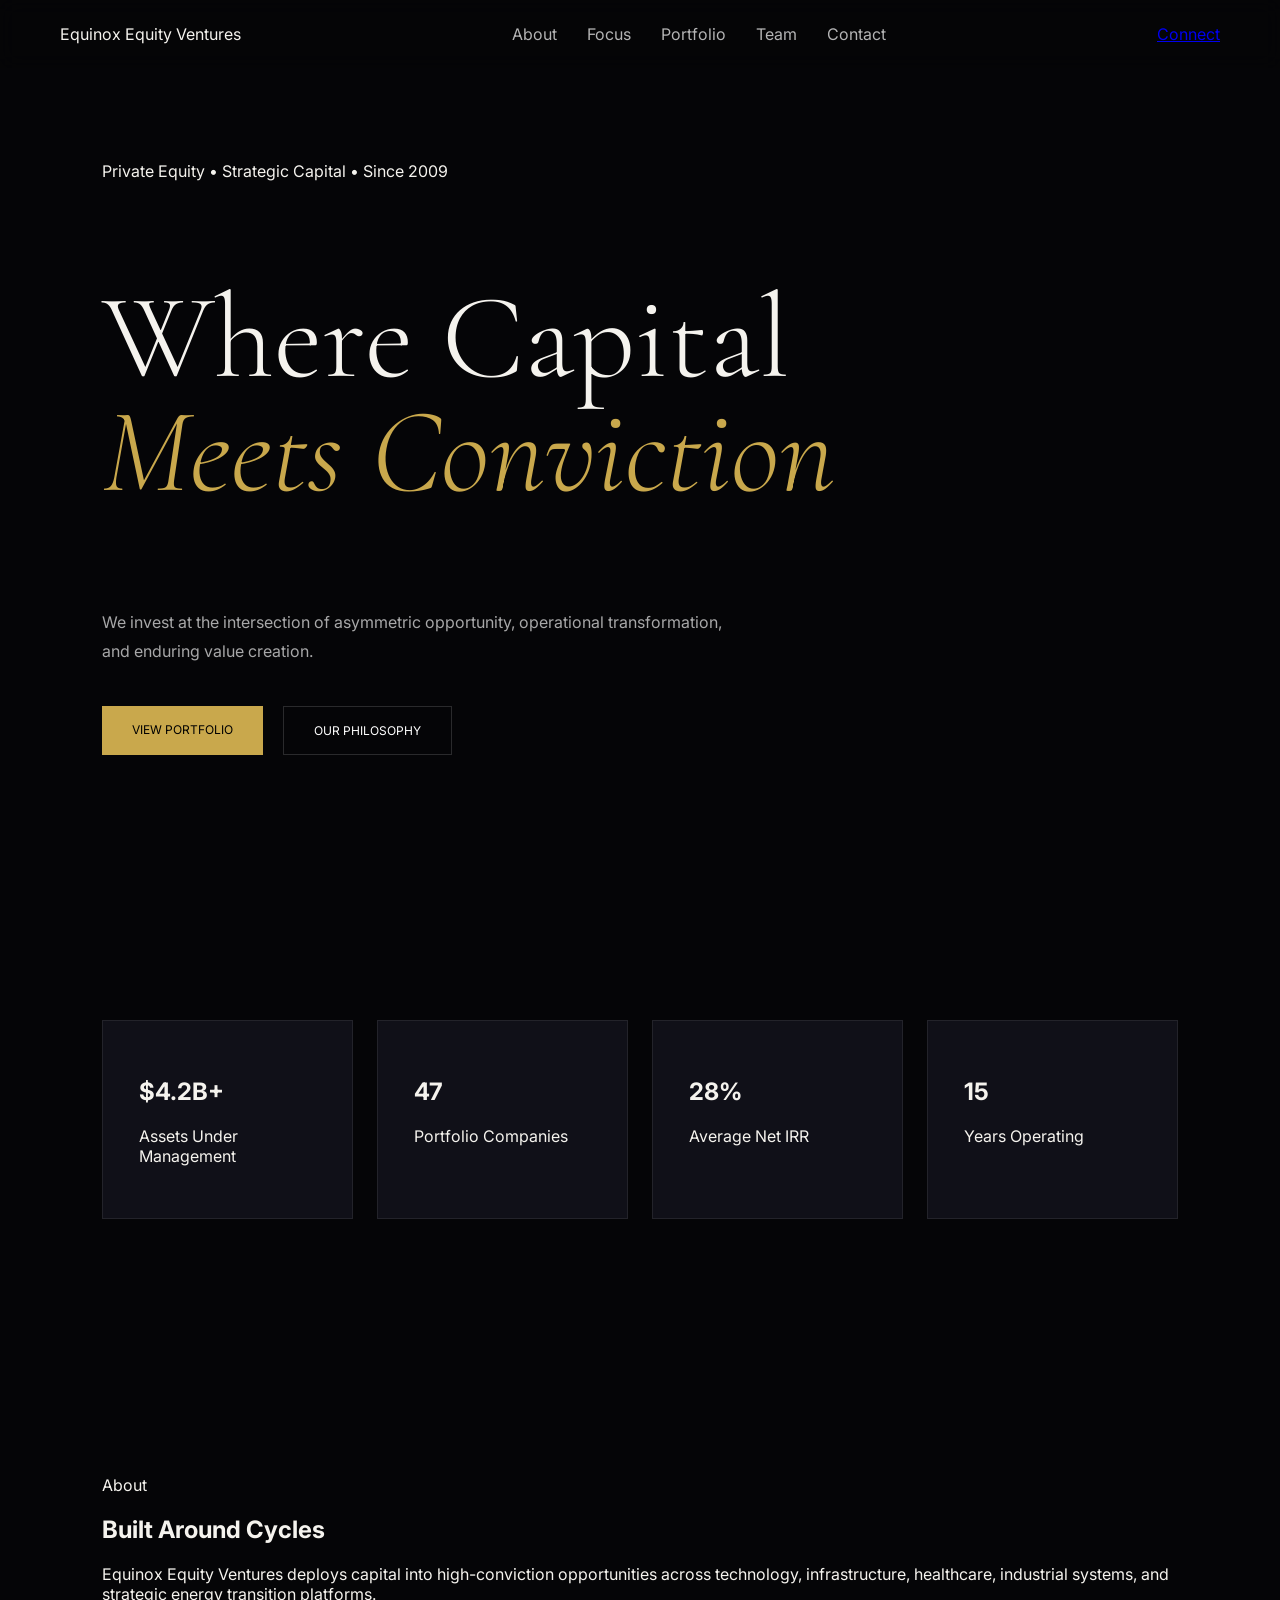
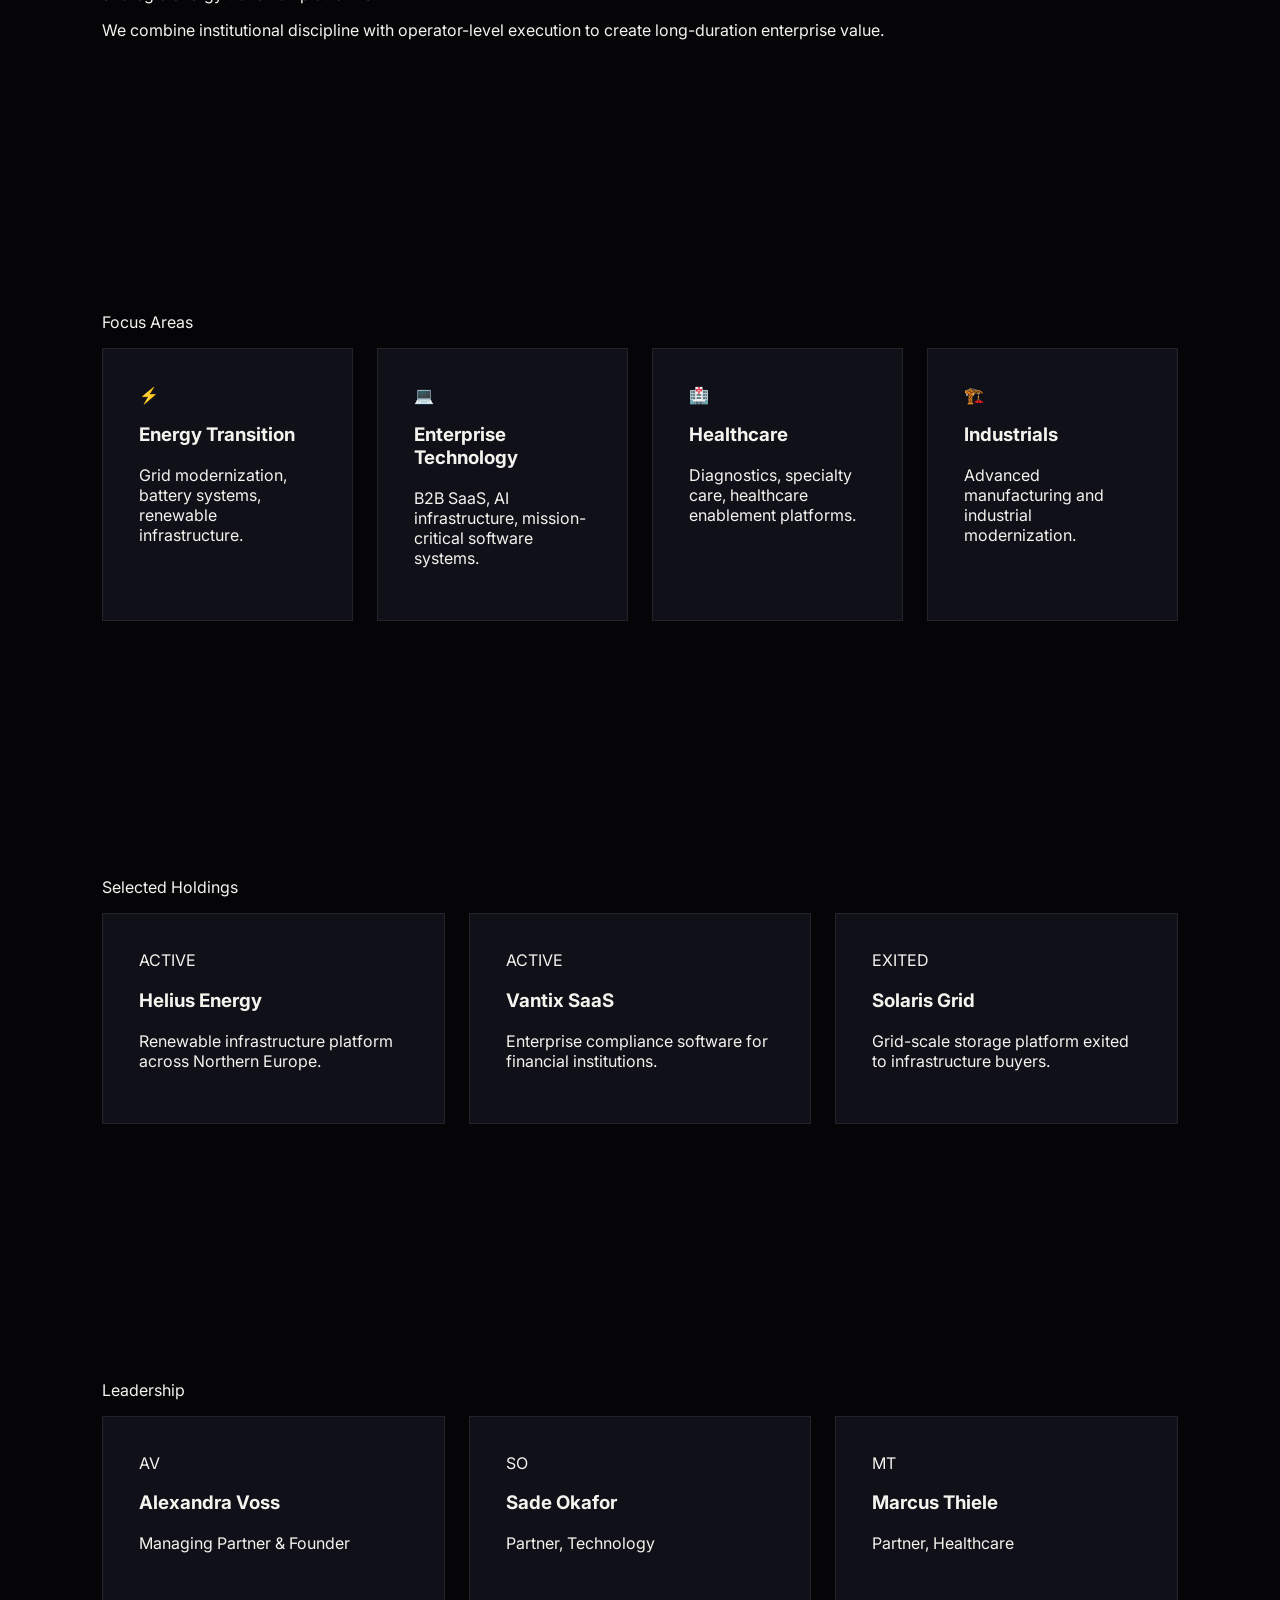
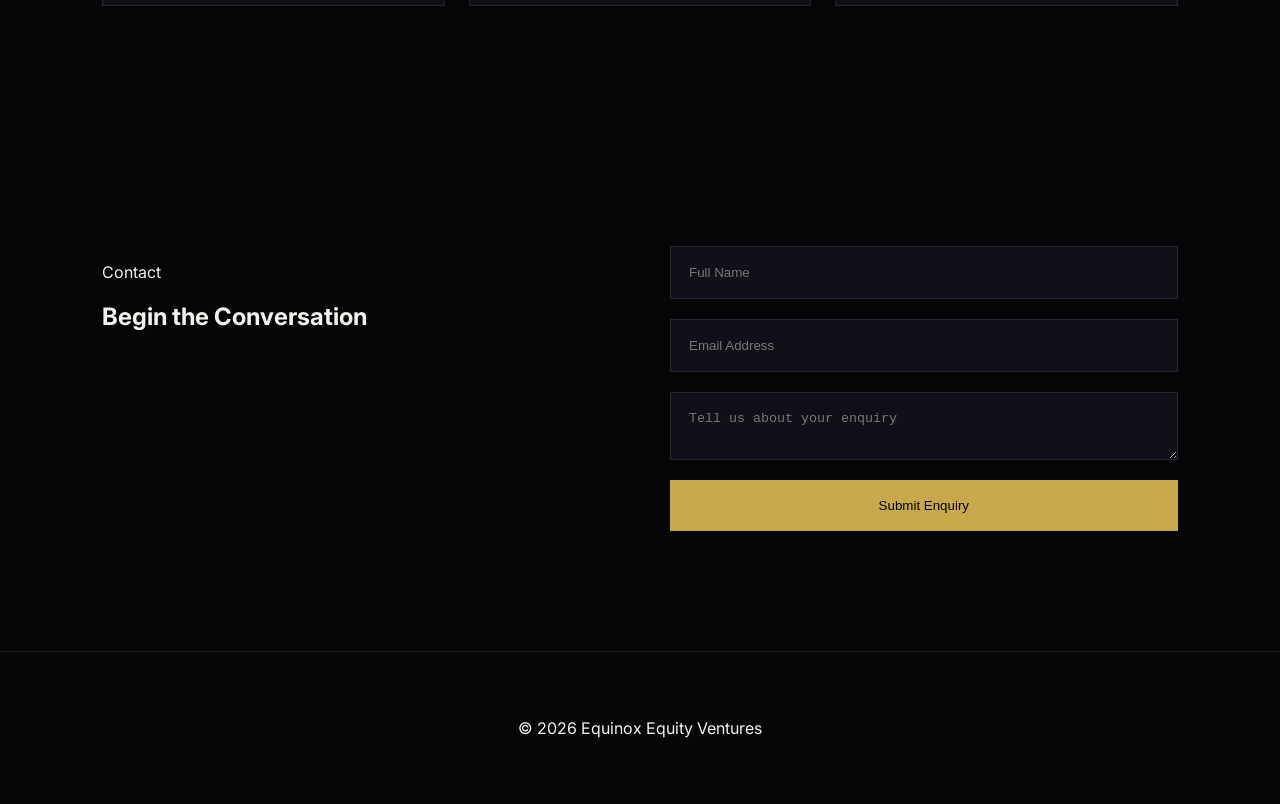
<file: index.html>
<!DOCTYPE html>
<html lang="en">
<head>
  <meta charset="UTF-8" />
  <meta name="viewport" content="width=device-width, initial-scale=1.0" />
  <title>Equinox Equity Ventures</title>

  <meta name="description" content="Luxury private equity and strategic investment firm focused on long-term value creation." />

  <link rel="preconnect" href="https://fonts.googleapis.com">
  <link rel="preconnect" href="https://fonts.gstatic.com" crossorigin>

  <link href="https://fonts.googleapis.com/css2?family=Cormorant+Garamond:wght@300;400;500;600&family=Inter:wght@300;400;500;600&display=swap" rel="stylesheet">

  <link rel="stylesheet" href="styles.css" />
</head>
<body>

<div class="noise"></div>
<div class="gradient-orb"></div>

<header class="navbar">
  <div class="logo">
    <span class="logo-mark"></span>
    <span>Equinox Equity Ventures</span>
  </div>

  <nav>
    <a href="#about">About</a>
    <a href="#focus">Focus</a>
    <a href="#portfolio">Portfolio</a>
    <a href="#team">Team</a>
    <a href="#contact">Contact</a>
  </nav>

  <a class="nav-btn" href="#contact">Connect</a>
</header>

<section class="hero">
  <div class="hero-content fade-up">
    <p class="eyebrow">Private Equity • Strategic Capital • Since 2009</p>

    <h1>
      Where Capital<br>
      <span>Meets Conviction</span>
    </h1>

    <p class="hero-copy">
      We invest at the intersection of asymmetric opportunity,
      operational transformation, and enduring value creation.
    </p>

    <div class="hero-actions">
      <a href="#portfolio" class="primary-btn">View Portfolio</a>
      <a href="#about" class="secondary-btn">Our Philosophy</a>
    </div>
  </div>
</section>

<section class="stats">
  <div class="stat-card">
    <h2>$4.2B+</h2>
    <p>Assets Under Management</p>
  </div>

  <div class="stat-card">
    <h2>47</h2>
    <p>Portfolio Companies</p>
  </div>

  <div class="stat-card">
    <h2>28%</h2>
    <p>Average Net IRR</p>
  </div>

  <div class="stat-card">
    <h2>15</h2>
    <p>Years Operating</p>
  </div>
</section>

<section class="about reveal" id="about">
  <div>
    <p class="section-label">About</p>

    <h2>
      Built Around
      <span>Cycles</span>
    </h2>
  </div>

  <div>
    <p>
      Equinox Equity Ventures deploys capital into high-conviction
      opportunities across technology, infrastructure, healthcare,
      industrial systems, and strategic energy transition platforms.
    </p>

    <p>
      We combine institutional discipline with operator-level execution
      to create long-duration enterprise value.
    </p>
  </div>
</section>

<section class="focus reveal" id="focus">
  <p class="section-label">Focus Areas</p>

  <div class="grid">
    <div class="focus-card">
      <span>⚡</span>
      <h3>Energy Transition</h3>
      <p>Grid modernization, battery systems, renewable infrastructure.</p>
    </div>

    <div class="focus-card">
      <span>💻</span>
      <h3>Enterprise Technology</h3>
      <p>B2B SaaS, AI infrastructure, mission-critical software systems.</p>
    </div>

    <div class="focus-card">
      <span>🏥</span>
      <h3>Healthcare</h3>
      <p>Diagnostics, specialty care, healthcare enablement platforms.</p>
    </div>

    <div class="focus-card">
      <span>🏗️</span>
      <h3>Industrials</h3>
      <p>Advanced manufacturing and industrial modernization.</p>
    </div>
  </div>
</section>

<section class="portfolio reveal" id="portfolio">
  <p class="section-label">Selected Holdings</p>

  <div class="portfolio-grid">
    <article class="portfolio-card">
      <span class="tag">ACTIVE</span>
      <h3>Helius Energy</h3>
      <p>Renewable infrastructure platform across Northern Europe.</p>
    </article>

    <article class="portfolio-card">
      <span class="tag">ACTIVE</span>
      <h3>Vantix SaaS</h3>
      <p>Enterprise compliance software for financial institutions.</p>
    </article>

    <article class="portfolio-card">
      <span class="tag exited">EXITED</span>
      <h3>Solaris Grid</h3>
      <p>Grid-scale storage platform exited to infrastructure buyers.</p>
    </article>
  </div>
</section>

<section class="team reveal" id="team">
  <p class="section-label">Leadership</p>

  <div class="team-grid">
    <div class="team-card">
      <div class="avatar">AV</div>
      <h3>Alexandra Voss</h3>
      <p>Managing Partner & Founder</p>
    </div>

    <div class="team-card">
      <div class="avatar">SO</div>
      <h3>Sade Okafor</h3>
      <p>Partner, Technology</p>
    </div>

    <div class="team-card">
      <div class="avatar">MT</div>
      <h3>Marcus Thiele</h3>
      <p>Partner, Healthcare</p>
    </div>
  </div>
</section>

<section class="contact reveal" id="contact">
  <div>
    <p class="section-label">Contact</p>

    <h2>
      Begin the
      <span>Conversation</span>
    </h2>
  </div>

  <form class="contact-form" id="contactForm">
    <input type="text" placeholder="Full Name" required>
    <input type="email" placeholder="Email Address" required>
    <textarea placeholder="Tell us about your enquiry"></textarea>

    <button type="submit">Submit Enquiry</button>
  </form>
</section>

<footer>
  <p>© 2026 Equinox Equity Ventures</p>
</footer>

<script src="script.js"></script>
</body>
</html>
</file>
<file: styles.css>
body {
  margin: 0;
  background: #050507;
  color: #f5f3ee;
  font-family: 'Inter', sans-serif;
}

.navbar {
  position: fixed;
  width: 100%;
  padding: 24px 60px;
  display: flex;
  justify-content: space-between;
  align-items: center;
  background: rgba(5,5,7,0.8);
  backdrop-filter: blur(10px);
  box-sizing: border-box;
}

nav {
  display: flex;
  gap: 30px;
}

nav a {
  color: rgba(255,255,255,0.7);
  text-decoration: none;
}

.hero {
  min-height: 100vh;
  display: flex;
  align-items: center;
  padding: 0 8%;
}

.hero h1 {
  font-size: clamp(60px,10vw,120px);
  font-family: 'Cormorant Garamond', serif;
  font-weight: 300;
  line-height: 0.95;
}

.hero h1 span {
  color: #c9a84c;
  font-style: italic;
}

.hero-copy {
  max-width: 650px;
  color: rgba(255,255,255,0.65);
  line-height: 1.8;
  margin-top: 24px;
}

.hero-actions {
  margin-top: 40px;
  display: flex;
  gap: 20px;
}

.primary-btn,
.secondary-btn {
  padding: 16px 30px;
  text-decoration: none;
  text-transform: uppercase;
  font-size: 12px;
}

.primary-btn {
  background: #c9a84c;
  color: black;
}

.secondary-btn {
  border: 1px solid rgba(255,255,255,0.15);
  color: white;
}

.stats,
.grid,
.portfolio-grid,
.team-grid {
  display: grid;
  grid-template-columns: repeat(auto-fit,minmax(240px,1fr));
  gap: 24px;
}

section {
  padding: 120px 8%;
}

.stat-card,
.focus-card,
.portfolio-card,
.team-card {
  background: #101018;
  padding: 36px;
  border: 1px solid rgba(255,255,255,0.08);
}

.contact {
  display: grid;
  grid-template-columns: 1fr 1fr;
  gap: 60px;
}

.contact-form {
  display: flex;
  flex-direction: column;
  gap: 20px;
}

.contact-form input,
.contact-form textarea {
  padding: 18px;
  background: #101018;
  border: 1px solid rgba(255,255,255,0.08);
  color: white;
}

.contact-form button {
  padding: 18px;
  border: none;
  background: #c9a84c;
  cursor: pointer;
}

footer {
  padding: 50px;
  text-align: center;
  border-top: 1px solid rgba(255,255,255,0.08);
}

@media(max-width:900px){
  .contact {
    grid-template-columns: 1fr;
  }

  .navbar {
    flex-direction: column;
    gap: 20px;
    padding: 20px;
  }
}
</file>
